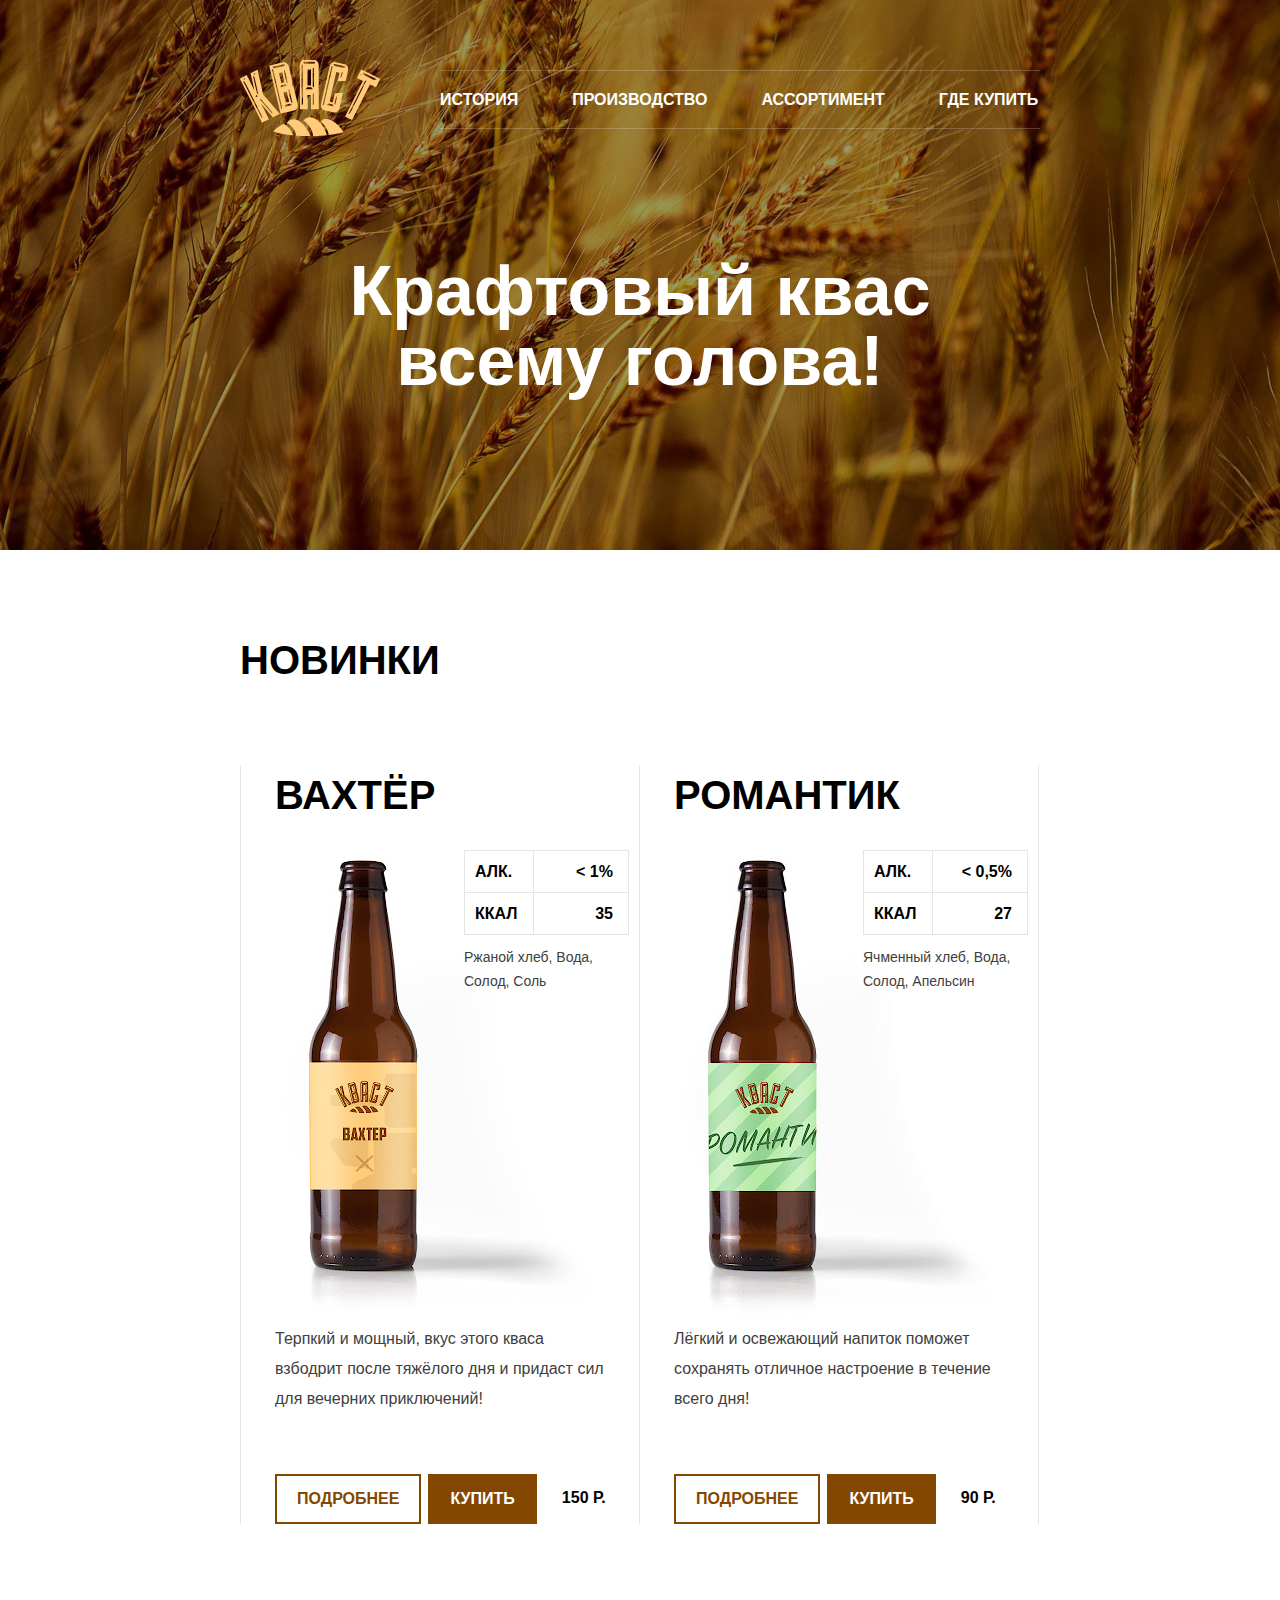
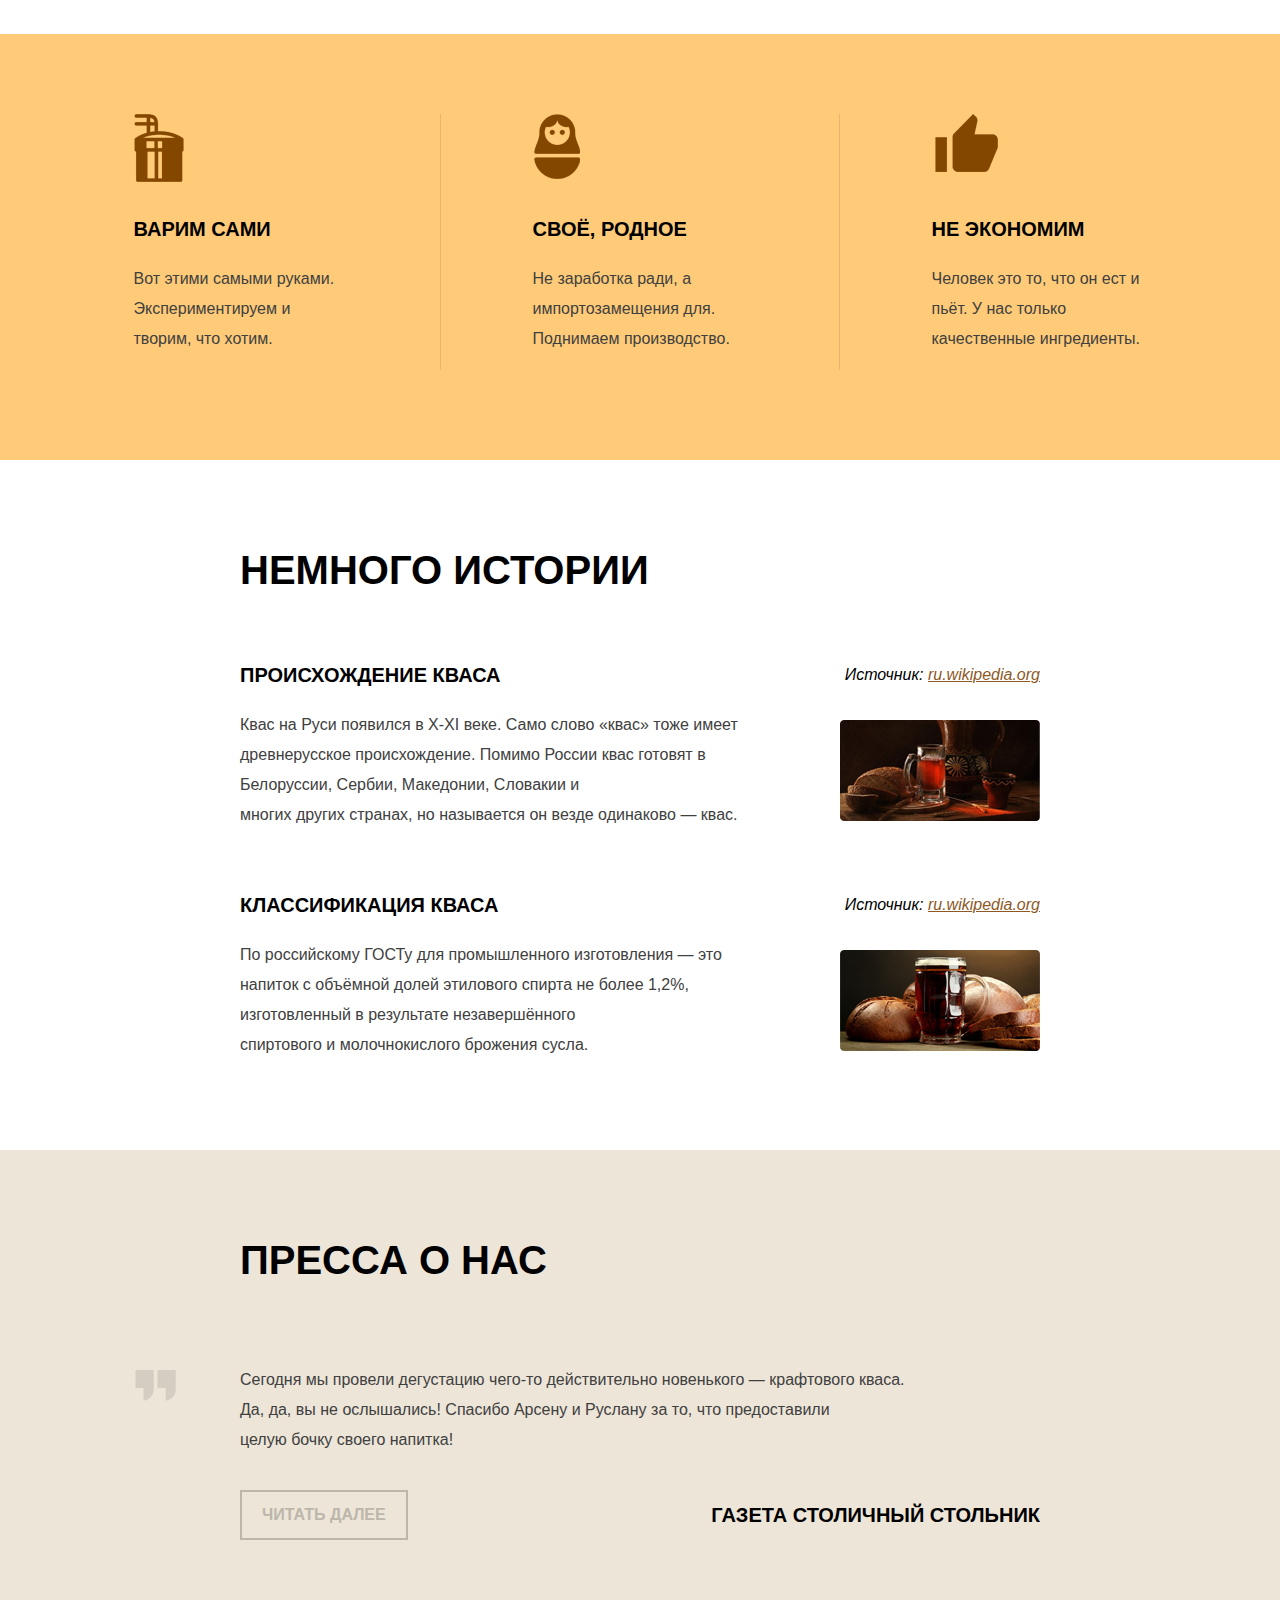
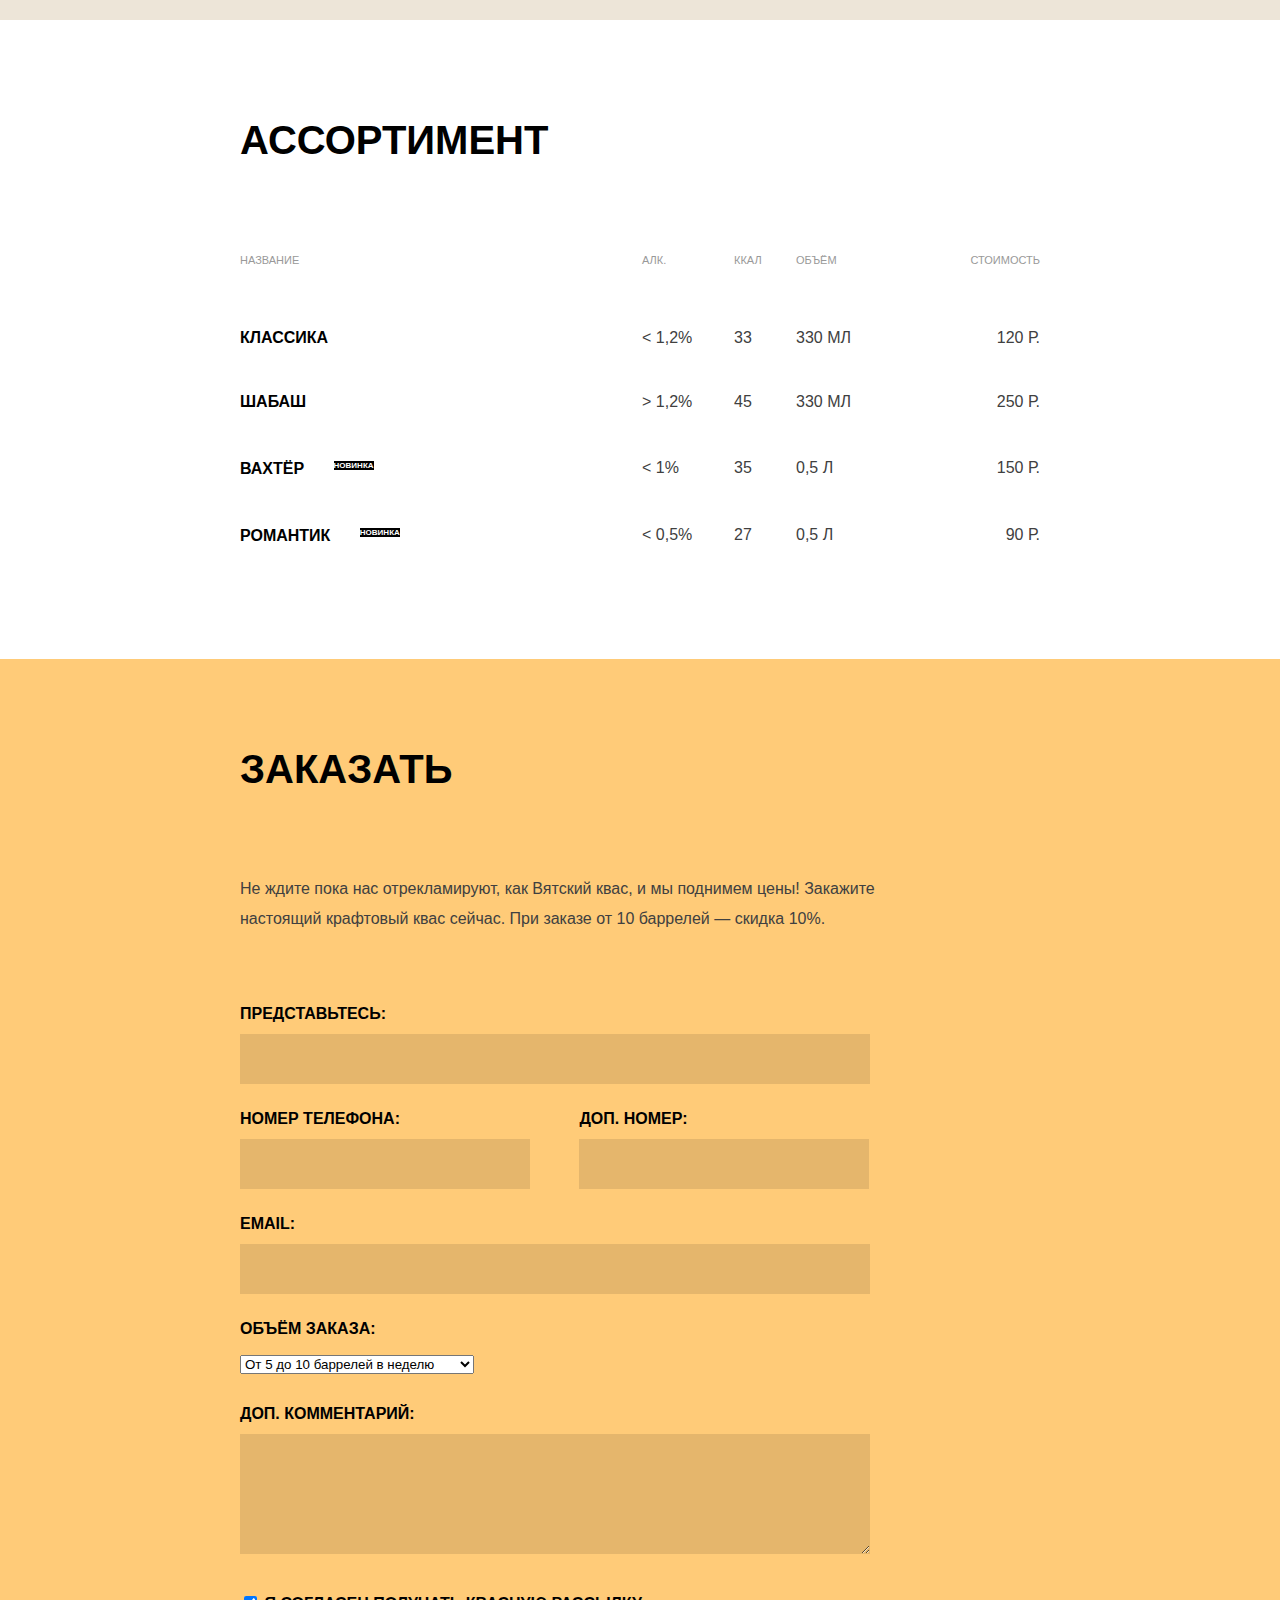
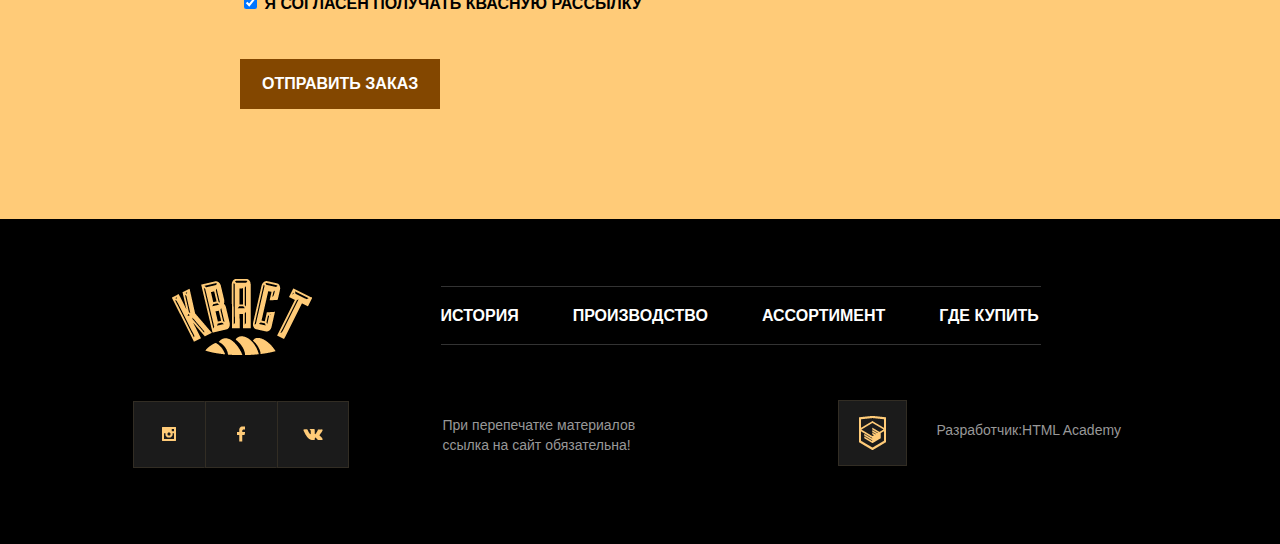
<file: index.html>
<!DOCTYPE HTML>
<html lang='ru'>
  <head>
    <meta charset="utf-8">
    <title>Кваст</title>
    <link rel='stylesheet' href='css/style.css'>
  </head>
  <body>
<!--Section 1-->
    <header>
      <div class='container-min'>
        <div class='header-top clearfix'>
          <div class='header-logo'>
            <img src='img/logo.png' alt='Кваст-логотип' width='140' height='76'>
          </div>
          <ul class='main-nav clearfix'>
            <li><a href='#'>История</a></li>
            <li><a href='#'>Производство</a></li>
            <li><a href='#'>Ассортимент</a></li>
            <li><a href='#'>Где купить</a></li>
          </ul>
        </div>
        <div class='header-bottom slogan'>
            Крафтовый квас<br>всему голова!
        </div>
      </div>
    </header>
<!--Section 2-->
    <section class='new-goods container-min'>
      <h2>Новинки</h2>
      <div class='cotainer-new-kvas clearfix'>
      <div class='new-kvas'>
        <h3>Вахтёр</h3>
        <div class='kvas-features'>
          <table class='degrees'>
            <tr>
              <td>Алк.</td>
              <td> &lt; 1%</td>
            </tr>
            <tr>
              <td>Ккал</td>
              <td>35</td>
            </tr>
          </table>
          <p class='ingredients'>Ржаной хлеб, Вода, Солод, Соль</p>
        </div>
        <div class='picture'>
          <img src='img/bottle-left.jpg' alt='Вахтер'>
        </div>
        <p class='new-slogan'>Терпкий и мощный, вкус этого кваса взбодрит после тяжёлого дня
          и придаст сил для вечерних приключений!
        </p>
        <p class='detail-price'><a class='btn-detail' href='#'>Подробнее </a><a class='btn-price' href='#'>Купить </a><span class='price'><b>150 Р.</b></span></p>
      </div>
      <div class='new-kvas'>
        <h3>Романтик</h3>
        <div class='kvas-features'>
          <table class='degrees'>
            <tr>
              <td>Алк.</td>
              <td> &lt; 0,5%</td>
            </tr>
            <tr>
              <td>Ккал</td>
              <td>27</td>
            </tr>
          </table>
          <p class='ingredients'>Ячменный хлеб, Вода, Солод, Апельсин</p>
        </div>
        <div class='picture'>
          <img src='img/bottle-right.jpg' alt='Романтик'>
        </div>
        <p class='new-slogan'>Лёгкий и освежающий напиток поможет сохранять отличное
           настроение в течение всего дня!
        </p>
        <p class='detail-price'><a class='btn-detail' href='#'>Подробнее </a><a class='btn-price' href='#'>Купить </a><span class='price'><b>90 Р.</b></span></p>
      </div>
     </div>
    </section>
<!--Section 3-->
    <section class='advanced-features'>
     <div class='container-max'>
      <ul class='clearfix'>
        <li class='feature-item feature-themselves'>
          <h2 class='feature-title'>Варим сами</h2>
          <p>Вот этими самыми руками. Экспериментируем и творим, что хотим.</p>
        </li>
        <li class='feature-item feature-native'>
          <h2 class='feature-title'>Своё, родное</h2>
          <p>Не заработка ради, а импортозамещения для. Поднимаем производство.</p>
        </li>
        <li class='feature-item feature-not-economize'>
          <h2 class='feature-title'>Не экономим</h2>
          <p>Человек это то, что он ест и пьёт. У нас только качественные ингредиенты.</p>
        </li>
      </ul>
     </div>
    </section>
<!--Section 4-->
    <section class='history'>
     <div class='container-min'>
      <h2 class='section-title'>Немного истории</h2>
      <dl class='history-list'>
        <dt class='reference-title clearfix'>
          <span class='reference-item'>Происхождение кваса</span> <i class='reference-source'>Источник: <a href ='https://ru.wikipedia.org' target='_blank'>ru.wikipedia.org</a></i>
        </dt>
          <dd class='kvas clearfix'>
            <img src='img/wiki-1.png' alt='Кружка кваса на столе'>
            <p class='paragraph'>
              Квас на Руси появился в X-XI веке. Само слово &#171;квас&#187; тоже имеет древнерусское происхождение.
              Помимо России квас готовят в Белоруссии, Сербии, Македонии, Словакии и<br>
              многих других странах, но называется он везде одинаково &#8212; квас.
            </p>
          </dd>
        <dt class='reference-title clearfix'>
          <span class='reference-item'>Классификация кваса</span> <i class='reference-source'>Источник: <a href='https://ru/.wikipedia.org' target='_blank'>ru.wikipedia.org</a></i>
        </dt>
          <dd class='clearfix'>
            <img src='img/wiki-2.png' alt='Еще одна кружка кваса на столе'>
            <p class='paragraph'>
              По российскому ГОСТу для промышленного изготовления &#8212; это напиток с объёмной долей 
              этилового спирта не более 1,2%, изготовленный в результате незавершённого<br>
              спиртового и молочнокислого брожения сусла.
            </p>
          </dd>
        
      </dl>
     </div>
    </section>
<!--Section 5-->
    <section class='reviews'>
     <div class='container-min'>
      <h2 class='section-title reviews-title'>Пресса о нас</h2>
        <blockquote class='reviews-item clearfix'>          
          <p class='reviews-paragraph'>
            <!--<img class='picture' src='img/quotes.png' alt='Кавычки'>-->          
            Сегодня мы провели дегустацию чего-то действительно новенького &#8212; крафтового кваса.
            Да, да, вы не ослышались! Спасибо Арсену и Руслану за то, что предоставили<br>
            целую бочку своего напитка!
          </p>
          <cite class='press'>Газета столичный Стольник</cite><a class='btn-more' href='#'>Читать далее</a>
        </blockquote>
     </div>
    </section>
<!--section 6-->
    <section class='assortment'>
     <div class='container-min'>
      <h2 class='section-title'>Ассортимент</h2>
      <table class='table-list'>
        <tr>
          <th class='name'>Название</th>
          <th >Алк.</th>
          <th>Ккал</th>
          <th>Объём</th>
          <th>Стоимость</th>
        </tr>
        <tr>
          <td class='name-list'>Классика</td>
          <td>&lt; 1,2%</td>
          <td>33</td>
          <td>330 мл</td>
          <td>120 Р.</td>
        </tr>
        <tr>
          <td class='name-list'>Шабаш</td>
          <td>&gt; 1,2%</td>
          <td>45</td>
          <td>330 мл</td>
          <td>250 Р.</td>
        </tr>
        <tr>
          <td class='name-list'>Вахтёр  <sup class='new'>Новинка</sup></td>
          <td>&lt; 1%</td>
          <td>35</td>
          <td>0,5 л</td>
          <td>150 Р.</td>
        </tr>
        <tr>
          <td class='name-list'>Романтик  <sup class='new'>Новинка</sup></td>
          <td>&lt; 0,5%</td>
          <td>27</td>
          <td>0,5 л</td>
          <td>90 Р.</td>
        </tr>
      </table>
     </div>
    </section>
<!--section 7-->
    <section class='order'>
     <div class='container-min'>
      <h2 class='section-title'>Заказать</h2>
      <p class='order-tip'>
        Не ждите пока нас отрекламируют, как Вятский квас, и мы поднимем цены! Закажите настоящий крафтовый
        квас сейчас. При заказе от 10 баррелей &#8212; скидка 10%.
      </p>
      <form class='order-form' action='' method='post'>
        <div class='order-form-group'>
          <label for='fullname'>Представьтесь:</label>
          <input type='text' name='fullname' id='fullname'>
        </div>
        <div class='order-form-group'>
          <label for='phone'>Номер телефона:</label>
          <input type='text' name='phone' id='phone'>
        </div>
        <div class='order-form-group'>
          <label for='add-phone'>Доп. номер:</label>
          <input type='text' name='add-phone' id='add-phone'>
        </div>
        <div class='order-form-group'>
          <label for='email'>Email:</label>
          <input type='text' name='email' id='email'>
        </div>
        <div class='order-form-group'>
          <label for='sizeOrder'>Объём заказа:</label><br>
          <select name='sizeOrder' id='sizeOrder'>
            <option selected value='1'>От 5 до 10 баррелей в неделю</option>
            <option value='2'>От 10 до 15 баррелей в неделю</option>
            <option value='3'>От 15 до 20 баррелей в неделю</option>
            <option value='4'>От 20 и более баррелей в неделю</option>
          </select>
        </div>
        <div class='order-form-group'>
          <label for='message'>Доп. комментарий:</label>
          <textarea name='message' id='message'></textarea>
        </div>
        <div class='checkbox-area'>
          <label>
            <input type='checkbox' name='subscription' checked>
            Я согласен получать квасную рассылку
          </label>
        </div>
        <input class='btn' type='submit' value='Отправить заказ'>
      </form>
     </div>
    </section>
<!--section 8-->
  <footer class='footer'>
    <div class='container-max'>
     <div class='footer-top clearfix'>
      <div class='footer-logo'>
        <img src='img/logo.png' alt='Кваст-логотип'>
      </div>
      <ul class='footer-menu clearfix'>
        <li><a href='#'>История</a></li>
        <li><a href='#'>Производство</a></li>
        <li><a href='#'>Ассортимент</a></li>
        <li><a href='#'>Где купить</a></li>
      </ul>
     </div>
     <div class='footer-bottom clearfix'>
      <div class='footer-social'>
        <a class='social-btn social-btn-in' href='https://instagram.com/htmlacademy'>Инстаграм</a>
        <a class='social-btn social-btn-fb' href='https://facebook.com/htmlacademy'>Фейсбук</a>
        <a class='social-btn social-btn-vk' href='https://vk.com/htmlacademy'>Вконтакте</a>
      </div>
      <div class='footer-copyright'>
        <p class='copyright'>
        При перепечатке материалов ссылка на сайт обязательна!
        </p>
      </div>
      <div class='footer-author'>
        <p class='footer-paragraph clearfix'><img src='img/htmlacademy.png' alt='Логотип'>  
      <span>Разработчик:<a href='https://htmlacademy.ru' >HTML Academy</a></span></p>
      </div>
     </div>
   </div>
  </footer>
  </body>
</html>
</file>
<file: css/style.css>
body {
  min-width: 1035px;
  font: 16px/30px 'Arial', sans-serif;
  margin: 0;
  padding: 0;
  background-color: #fff;
  color: #404040;
}

header {
  min-height: 490px;
  padding: 0;
  padding-top: 60px;
  background-color: #363636;
  color: #fff;
  background-image: url(../img/wheat-back.jpg);
  background-repeat: no-repeat;
  background-position: bottom;
  background-size: cover;
}

.container-min {
  width: 800px;
  margin: 0 auto;
}

.container-max {
  width: 1015px;
  margin: 0 auto;
}

.clearfix::after {
  content: '';
  clear: both;
  display: table;
}

.main-nav {
  float: left;
  width: 600px;
  height: 57px;
  margin: 0;
  padding: 0;
  margin-top: 10px;
  margin-left: 60px;
  list-style: none;
  border-top: 1px solid rgba(255, 255, 255, 0.2);
  border-bottom: 1px solid rgba(255, 255, 255, 0.2);
}

.main-nav li {
  float: left;
  margin-right: 54px;
  text-transform: uppercase;
  padding-top: 14px;
}

.main-nav li:last-child {
  margin-right: 0;
}

.main-nav a {
  font: bold 16px 'Arial', sans-serif;
  text-decoration: none;
  color: #fff;
}

.main-nav a:hover {
  text-decoration: underline;
}

.main-nav a:active {
  color: rgba(255, 255, 255, 0.3);
}

header .slogan {
  font: bold 70px/70px 'Arial', sans-serif;
  text-align: center;
}

.header-logo {
  float: left;
  width: 140px;
  height: 76px;
}

.header-logo img {
  width: 140px;
  height: 76px;
}

.header-top {
  margin-bottom: 120px;
}

.header-bottom {
  box-sizing: border-box;
}


/*section 2-----------------------------------*/

.new-goods {
  margin-bottom: 110px;
}

.new-kvas {
  position: relative;
  float: left;
  width: 398px;
  border-right: 1px solid #e5e5e5;
  border-left: 1px solid #e5e5e5;
}

.new-kvas:last-child {
  border-left: none;
}

.new-goods h2, h3 {
  font: bold 40px/61px 'Arial', sans-serif;
  color: #000;
  text-transform: uppercase;
  margin: 0;
  padding: 0;
}

.new-goods h2 {
  margin-top: 80px;
  margin-bottom: 74px;
}

.new-goods h3 {
  margin-left: 34px;
  margin-bottom: 29px;
}

.kvas-features {
  position: absolute;
  left: 223px;
  top: 85px;
  
}

.picture {
 margin-left: 44px;
 margin-bottom: 0px;
}

.degrees {
  margin: 0;
  padding: 0;
  margin-right: 10px;
  border: 1px solid #e5e5e5;
  border-collapse: collapse;
}

.degrees td {
  padding: 0;
  font: bold 16px/41px 'Arial', sans-serif;
  padding-left: 10px;
  padding-right: 15px;
  text-transform: uppercase;
  border: 1px solid #e5e5e5;
  color: #000;
}
.ingredients {
  margin: 0;
  padding: 0;
  color: #404040;
  margin-top: 10px;
  font: 14px/24px 'Arial', sans-serif;
}

.new-slogan {
  margin: 0px;
  margin-left: 34px;
  margin-right: 30px;
  margin-bottom: 60px;
  font: 16px/30px 'Arial', sans-serif;
  color: #404040;
}

.detail-price {
  margin: 0;
  margin-left: 34px;
}

.btn-detail, .btn-price {
  display: inline-block;
  border: 2px solid #834700;
  font: bold 16px/20px 'Arial', sans-serif;
  text-transform: uppercase;
  text-decoration: none;
  padding: 13px 20px;
  vertical-align: middle;
}

.btn-detail {
  background-color: #fff;
  color: #834700;
  margin-right: 7px;
}

.btn-detail:hover {
  border-color: #6a3900;
  color: #6a3900;
}
.btn-detail:active {
  border-color: #d2c3b2;
  color: #d9d1ca;
}

.btn-price {
  background-color: #834700;
  color: #fff;
  margin-right: 25px;
}

.btn-price:hover {
  background-color: #6a3900;
  color: #fff;
}

.btn-price:active {
  background-color: #6a3900;
  color: rgba(255, 255, 255, 0.3);
}

.price {
  font: bold 16px/20px 'Arial', sans-serif;
  color: #000;
}


/*--------section 3------------------>*/

.advanced-features {
  padding-top: 80px;
  padding-bottom: 90px;
  background-color: #ffcb78;
  
}

.advanced-features ul {
  margin: 0;
  padding: 0;
  list-style: none;
}

.feature-item {
  float: left;
  width: 215px;
  padding-top: 100px;
  padding-right: 91px;
  padding-left: 92px;
  
  border-left: 1px solid #e5b66c;
}

.feature-item:last-child {
  padding-right: 0;
}

.feature-item:first-child {
  padding-left: 0;
  border-left: 1px solid transparent;
}

.feature-title {
  padding:0;
  margin: 0;
  padding-bottom: 4px;
  font: bold 20px/30px 'Arial', sans-serif;
  color: #000;
  text-transform: uppercase;
}

.feature-themselves {
  background: url(../img/icon-brew.png) top left no-repeat;
}

.feature-native {
  background: url(../img/icon-matreshka.png) 93px 0 no-repeat;
}

.feature-not-economize {
  background: url(../img/icon-thumbsup.png) 95px 0 no-repeat;
}


/*------section 4-------------*/

.history {
  margin: 0;
  padding: 0;
  padding-top: 80px;
  padding-bottom: 90px;
  background-color: #fff;
}

.section-title {
  margin: 0;
  padding: 0;
  font: bold 40px/61px 'Arial', sans-serif;
  text-transform: uppercase;
  color: #000;
  margin-bottom: -1px;
}

.history-list {
  margin: 0;
  padding:0;
  margin-top: 60px;
}

.reference-title {
  margin: 0;
  padding: 0;
  font: bold 20px/30px 'Arial', sans-serif;
  text-transform: uppercase;
  color: #000; 
  margin-bottom: 20px;
}
.reference-item {
  float: left;
  margin: 0;
  padding: 0;
}

.reference-source {
  float: right;
  font: normal italic 16px/30px 'Arial', sans-serif;
  color: #000;
  text-transform: none;

  margin: 0;
  padding: 0;
}

.reference-title a {
  color: #8d5926;
}

.reference-title a:hover {
  color: #5a3406;
}

.reference-title a:active {
  color: rgba(141, 89, 39, 0.4);
}

.history .paragraph {
  margin: 0;
  padding: 0;
  float: left;
  width: 500px;
}

.history dd {
  margin: 0;
  padding: 0;
}

.history dd img {
  float: right;
  border-radius: 2px;
  display: block;
  margin-top: 10px;
}

.history .kvas {
  margin-bottom: 60px;
}


/*--------section 5-------->*/

.reviews {
  margin: 0;
  padding: 0;
  padding-top: 80px;
  padding-bottom: 80px;
  background-color: #ede5d8;
}

.reviews-list {
  margin: 0;
  padding: 0;
  margin-top: 75px;
}

.reviews-item {
  margin: 0;
  padding: 0;
  margin-top: 75px;
}

.reviews .picture {
  position: absolute;
  left: -149px;
  top: 5px;
  color: #d5cec2;
}

.reviews-paragraph {
  position: relative;
  margin: 0;
  padding: 0;
  width: 690px;
  margin-bottom: 35px;
}

.reviews-paragraph::before {
  content: '';
  position: absolute;
  width: 65px;
  height: 65px;
  left: -105px;
  top: 5px;  
  background-image: url(../spritesheet.png);
  background-repeat: no-repeat;
  background-position: -123px -6px;
}

.reviews-press {
  margin: 0;
  padding: 0;
  }

  .reviews .press {
    float: right;
    margin: 0;
    padding: 0;
    vertical-align: bottom;
    font: normal bold 20px/30px 'Arial', sans-serif;
    text-transform: uppercase;
    color: #000;
  }

  .reviews .btn-more {
    float: left;
    font: bold 16px/20px 'Arial', sans-serif;
    text-transform: uppercase;
    color: #bcb6ab;
    border: 2px solid #bcb6ab;
    padding: 13px 20px;
    text-decoration: none;
  }

  .reviews .btn-more:hover {
    background-color: #a5a097;
    border-color: transparent;
    color: #fff;
  }

  .reviews .btn-more:active {
    background-color: #8f8a81;
    color: #b5b2ad;
  }

  .reviews .press {
    display: inline-block;
    margin-top: 10px;
  }


  /*----------section 6--------------*/

  .assortment {
    margin: 0;
    padding: 0;
    padding-top: 90px;
    padding-bottom: 90px;
  } 

  .assortment table, tr, th, td {
    margin: 0;
    padding: 0;
  }

  .assortment td {
    padding-top: 17px;
    padding-bottom: 17px;
    border-left: none;
    border-right: none;
  }

  .assortment .table-list {
    margin-top: 75px;
    width: 100%;
    border-collapse: collapse;
  }

  .assortment th {
    font: 11px/30px 'Arial', sans-serif;
    text-transform: uppercase;
    color: #999;
    text-align: left;
    padding-bottom: 31px;
  }

  .assortment td {
    font: 16px/30px 'Arial', sans-serif;
    text-transform: uppercase;
    color: #404040;
  }

  .assortment th:last-child, td:last-child {
    text-align: right;
  }

  .assortment th:nth-child(2), td:nth-child(2) {
    width: 92px;
  }

  .assortment th:nth-child(3), td:nth-child(3) {
    width: 62px;
  }

  .assortment .name-list  {
    font: bold 16px/30px 'Arial', sans-serif;
    text-transform: uppercase;
    color: #000;
    width: 402px;
  }

  .assortment .new {
    font: bold 8px/30px 'Arial', sans-serif;
    text-transform: uppercase;
    color: #fff;
    background-color: #000;
    margin-left: 25px;
  }


  /*---------------section 7----------------*/

  .order {
    margin: 0;
    padding: 0;
    padding-top: 80px;
    padding-bottom: 110px;
    background-color: #ffcb78;
  }

  .order-form {
    margin: 0;
    padding: 0;
    width: 630px;
    margin-top: -5px;
  }

  .order-tip {
    margin: 0;
    padding: 0;
    margin-top: 75px;
    margin-bottom: 70px;
    width: 660px;
  }  

  .order-form-group {
    margin: 0;
    padding: 0;
    margin-bottom: 20px;
  }

  .order-form-group label {
    margin: 0;
    padding: 0;
    display: inline-block;
    padding-top: 0px;
    padding-bottom: 10px;
    font: bold 16px/20px 'Arial', sans-serif;
    text-transform: uppercase;
    color: #000;
  }
  
  .order-form textarea {
    box-sizing: border-box;
    height: 120px;
    margin-bottom: 35px;
  }  

  .order-form input[type='text'],
   textarea {
    margin: 0;
    padding: 0;
    width: 100%;
    box-sizing: border-box;
    height: 50px;
    padding: 5px 15px;
    font: inherit;
    color: inherit;
    border: none;
    background-color: #e5b66c;
    display: block;
  }

  .order-form input[type='text']:hover,
  textarea:hover {
    border: 2px solid #a47833;
  }

  .order-form input[type='text']:focus,
  textarea:focus {
    border: 2px solid #241907;
  }
  .order-form-group:nth-child(2),
  .order-form-group:nth-child(3) {
   width: 290px;
   display: inline-block;
  }

  .order-form-group:nth-child(2) {
    margin-right: 45px;
  }

  .order-form .checkbox-area {
    margin: 0;
    padding: 0;
    font: inherit;
    font-weight: bold;
    text-transform: uppercase;
    color: #000;
    margin-bottom: 40px;
  }

  .order-form .btn {
    font: bold 16px/20px 'Arial', sans-serif;
    text-transform: uppercase;
    border: none;
    background-color: #834700;
    color: #fff;
    padding: 15px 22px 15px 22px;
  }

  .order-form .btn:hover {
    background-color: #6a3900;
  }

  .order-form .btn:active {
    color: rgba(255, 255, 255, 0.3);
  }

  /*-------------section 8-------------*/

  .footer {
    margin: 0;
    padding: 0;
    padding-top: 60px;
    padding-bottom: 75px;
    background: #000;
    color: #fff;
  }

  .footer-top {
    margin: 0;
    padding: 0;
    margin-bottom: 46px;
  }

  .footer img {
    display: block;
    margin: 0;
    padding: 0;
  }

  .footer-logo {
    margin: 0;
    padding: 0;
    float: left;
    width: 140px;
    height: 76px;
    margin-left: 39px;
  }

  .footer-menu {
    margin: 0;
    padding: 0;
    float: left;
    width: 600px;
    height: 57px;
    margin-left: 129px;
    margin-top: 7px;
    list-style: none;
    border-top: 1px solid rgba(255, 255, 255, 0.2);
    border-bottom: 1px solid rgba(255, 255, 255, 0.2);
  }

  .footer-menu li {
    margin: 0;
    padding: 0;
    float: left;
    margin-right: 54px;
    padding-top: 14px;
  }

  .footer-menu li:last-child {
    margin-right: 0;
  }

  .footer-menu a {
    margin: 0;
    padding: 0;
    padding-top: 0px;
    padding-bottom: 0px;
    text-decoration: none;
    font: bold 16px 'Arial', sans-sarif;
    color: #fff;
    text-transform: uppercase;
    
  }

  .footer-menu a:hover {
    border-bottom-color: #fff;
    color: #ffcb78;
  }

  .footer-menu a:active {
    border-bottom-color: #fff;
    color: #7a6036;
  }

  .footer-bottom {
    margin: 0;
    padding: 0;    
    height: 68px;    
  }

  .footer-social {
    margin: 0;
    padding: 0;
    float: left;
    width: 220px;
    margin-right: 90px;
    font-size: 0;
  }

  .social-btn {
    margin: 0;
    padding: 0;
    color: #fff;
    border: 1px solid #322d24;
    width: 70px;
    height: 65px;
    display: inline-block;
    vertical-align: middle;
    background-color: #1b1b1b;
    background-image: url(../spritesheet1.png);
    background-repeat: no-repeat;
  }

  .social-btn:first-child,
  .social-btn:nth-child(2) {
    border-right-color: transparent; 
  }

  .social-btn-in {
    background-position: -88px -6px;
  }

  .social-btn-fb {
    background-position: -6px -6px;
  }

  .social-btn-vk {
    background-position: -170px -6px;
  }

  .social-btn:hover {
    border-color: rgba(255, 255, 255, 0.4);
    transform: scale(1.1);
  }
  
  .social-btn:active {
    border-color: #fff;
    opacity: 0.5;
    transform: scale(0.9);
  }

  .footer-copyright {
    margin: 0px;
    padding: 0;
    padding-bottom:20px;
    float: left;
    font: 14px/20px 'Arial', sans-serif;
    color: #989898;
    width: 205px;
    height: 25px;
    margin-bottom: 10px;
    margin-right: 190px;
  }

  .footer-author {
    margin: 0;
    padding: 0;
    float: left;
  }

  .footer-author p, 
  .footer-author a {
    font: 14px/20px 'Arial', sans-serif;
    color: #989898;
    text-decoration: none;
  }

  .footer-author a:hover {
    text-decoration: underline;
    font-weight: bold;
  }

  .footer-author a:active {
    color: rgba(255, 255, 255, 0.3);
  }

  .footer-paragraph {
    padding-top: 5px;
  }
  
  .footer-paragraph img {
    float: left;
    padding: 15px 20px;
    background-color: #1b1b1b;
    border: 1px solid #322d24;
    display: block;
    margin-right: 30px;
    margin-top: -20px;  
  }

  .footer-paragraph span {
    float: right;
  }
</file>
